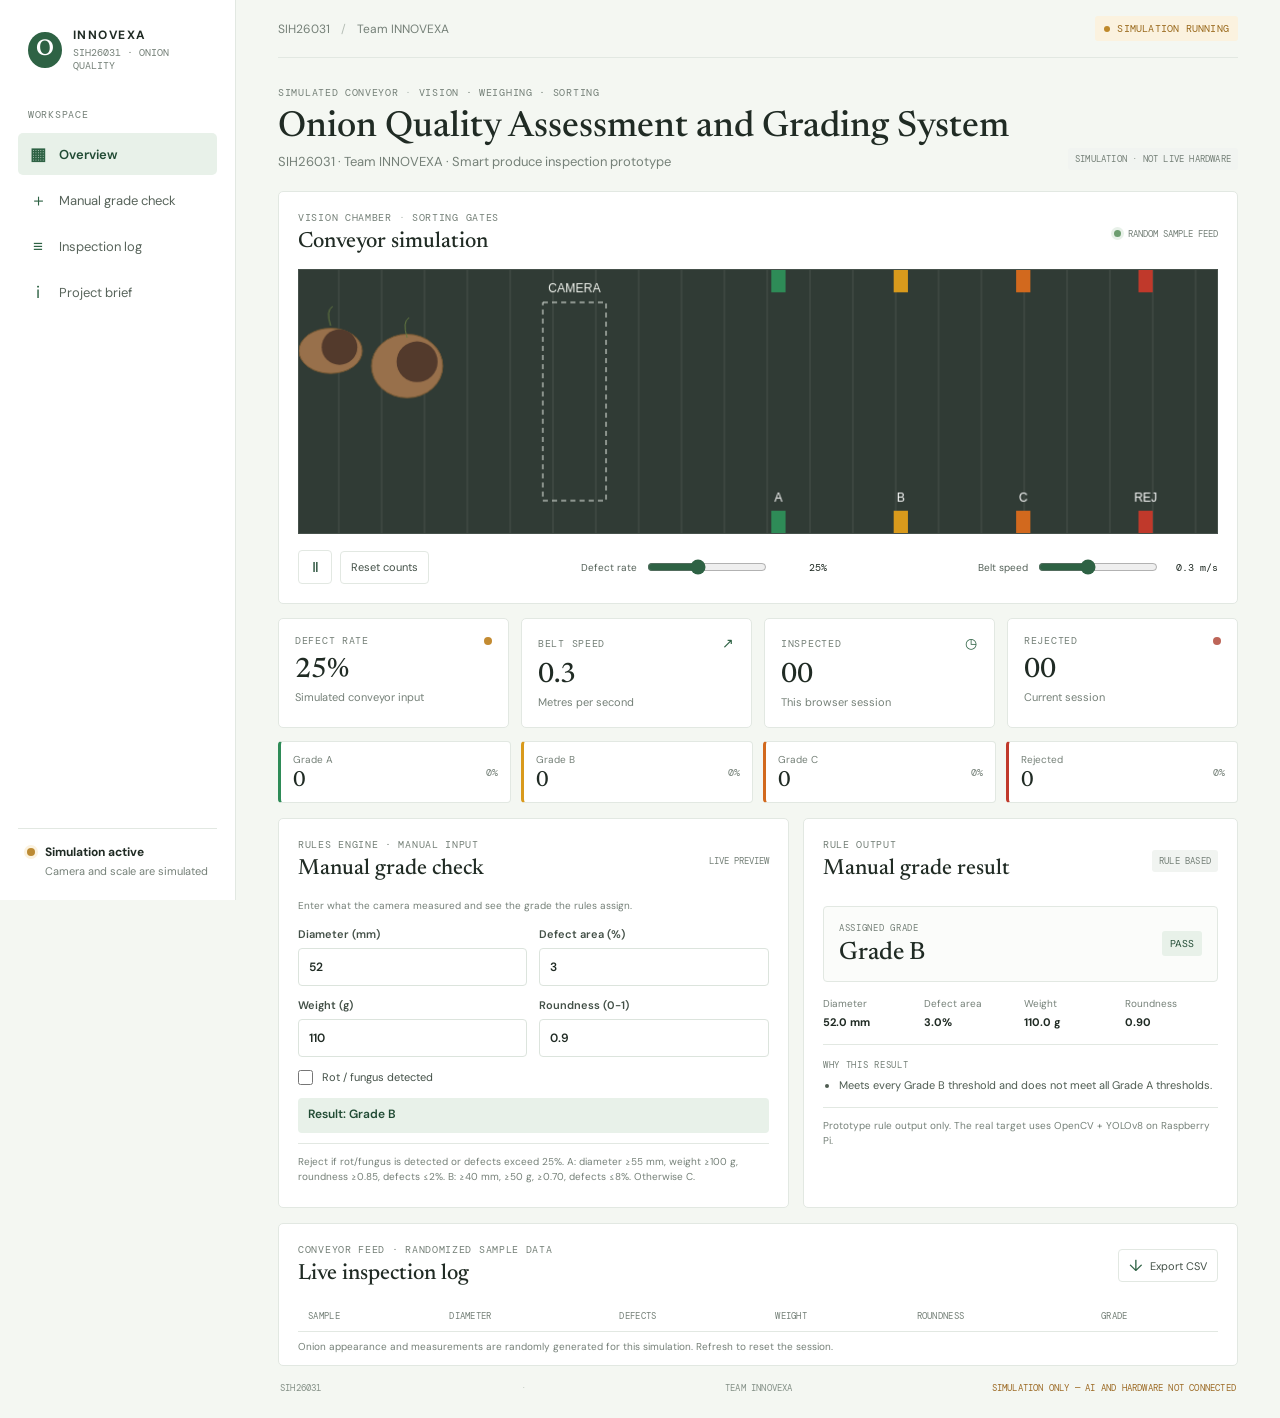
<file: dashboard/index.html>
<!doctype html>
<html lang="en">
<head>
  <meta charset="utf-8">
  <meta name="viewport" content="width=device-width, initial-scale=1">
  <meta name="theme-color" content="#f4f7f2">
  <title>Onion Quality Assessment and Grading System | INNOVEXA</title>
  <link rel="stylesheet" href="css/style.css">
  <script src="js/dashboard.js" defer></script>
</head>
<body>
  <div class="app-shell">
    <aside class="sidebar" aria-label="Main navigation">
      <a class="brand" href="#overview" aria-label="Onion Quality home">
        <span class="brand-mark" aria-hidden="true">O</span>
        <span><strong>INNOVEXA</strong><small>SIH26031 · ONION QUALITY</small></span>
      </a>
      <p class="nav-label">WORKSPACE</p>
      <nav>
        <a class="nav-link active" href="#overview"><span class="nav-icon">▦</span>Overview</a>
        <a class="nav-link" href="#manual-check"><span class="nav-icon">＋</span>Manual grade check</a>
        <a class="nav-link" href="#recent-results"><span class="nav-icon">≡</span>Inspection log</a>
        <a class="nav-link" href="project.html"><span class="nav-icon">i</span>Project brief</a>
      </nav>
      <div class="sidebar-bottom">
        <span class="status-dot"></span>
        <div><strong>Simulation active</strong><small>Camera and scale are simulated</small></div>
      </div>
    </aside>

    <main id="overview" class="main-content">
      <header class="topbar">
        <div class="breadcrumb">SIH26031 <span>/</span> Team INNOVEXA</div>
        <span class="demo-badge"><span></span> SIMULATION RUNNING</span>
      </header>

      <section class="page-heading">
        <div>
          <p class="eyebrow">SIMULATED CONVEYOR <span>·</span> VISION · WEIGHING · SORTING</p>
          <h1>Onion Quality Assessment and Grading System</h1>
          <p class="intro">SIH26031 · Team INNOVEXA · Smart produce inspection prototype</p>
        </div>
        <span class="demo-tag">SIMULATION · NOT LIVE HARDWARE</span>
      </section>

      <section class="panel conveyor-panel" aria-label="Simulated conveyor">
        <div class="conveyor-heading"><div><p class="eyebrow">VISION CHAMBER <span>·</span> SORTING GATES</p><h2>Conveyor simulation</h2></div><span class="live-indicator"><i></i> RANDOM SAMPLE FEED</span></div>
        <canvas id="conveyor" width="900" height="260" aria-label="Onions moving through simulated camera inspection and grading gates"></canvas>
        <div class="conveyor-controls">
          <div class="control-actions"><button class="icon-button" id="toggle-simulation" type="button" title="Pause simulation" aria-label="Pause simulation">Ⅱ</button><button class="export-button" id="reset-counts" type="button">Reset counts</button></div>
          <label class="range-control" for="defect-rate"><span>Defect rate</span><input id="defect-rate" type="range" min="0" max="60" value="25"><output id="defect-rate-value">25%</output></label>
          <label class="range-control" for="belt-speed"><span>Belt speed</span><input id="belt-speed" type="range" min="1" max="6" value="3"><output id="belt-speed-value">0.3 m/s</output></label>
        </div>
      </section>

      <section class="metric-grid" aria-label="Simulation summary">
        <article class="metric"><div class="metric-label">DEFECT RATE <span class="grade-dot grade-review"></span></div><strong id="defect-rate-display">25%</strong><small>Simulated conveyor input</small></article>
        <article class="metric"><div class="metric-label">BELT SPEED <span class="metric-symbol">↗</span></div><strong id="belt-speed-display">0.3</strong><small>Metres per second</small></article>
        <article class="metric"><div class="metric-label">INSPECTED <span class="metric-symbol">◷</span></div><strong id="total-count">00</strong><small>This browser session</small></article>
        <article class="metric"><div class="metric-label">REJECTED <span class="grade-dot grade-reject"></span></div><strong id="reject-count">00</strong><small>Current session</small></article>
      </section>

      <section class="grade-bins" aria-label="Grade distribution">
        <article class="grade-bin grade-a"><small>Grade A</small><strong id="count-a">0</strong><span id="percent-a">0%</span></article>
        <article class="grade-bin grade-b"><small>Grade B</small><strong id="count-b">0</strong><span id="percent-b">0%</span></article>
        <article class="grade-bin grade-c"><small>Grade C</small><strong id="count-c">0</strong><span id="percent-c">0%</span></article>
        <article class="grade-bin grade-reject"><small>Rejected</small><strong id="count-reject">0</strong><span id="percent-reject">0%</span></article>
      </section>

      <section class="work-grid">
        <section class="panel assessment-panel" id="manual-check">
          <div class="panel-heading">
            <div><p class="eyebrow">RULES ENGINE · MANUAL INPUT</p><h2>Manual grade check</h2></div>
            <span class="step-mark">LIVE PREVIEW</span>
          </div>
          <p class="measurement-note">Enter what the camera measured and see the grade the rules assign.</p>
          <form id="assessment-form">
            <div class="form-row">
              <label class="field-label" for="diameter">Diameter (mm)
                <input id="diameter" type="number" min="0" max="300" step="0.1" value="52" required>
              </label>
              <label class="field-label" for="defect-area">Defect area (%)
                <input id="defect-area" type="number" min="0" max="100" step="0.1" value="3" required>
              </label>
            </div>
            <div class="form-row form-row-spaced">
              <label class="field-label" for="weight">Weight (g)
                <input id="weight" type="number" min="0" max="5000" step="0.1" value="110" required>
              </label>
              <label class="field-label" for="roundness">Roundness (0-1)
                <input id="roundness" type="number" min="0" max="1" step="0.01" value="0.9" required>
              </label>
            </div>
            <label class="check-row" for="rot-fungus"><input id="rot-fungus" type="checkbox"><span>Rot / fungus detected</span></label>
            <div class="manual-result" id="manual-result" aria-live="polite"></div>
            <div class="rule-note">Reject if rot/fungus is detected or defects exceed 25%. A: diameter ≥55 mm, weight ≥100 g, roundness ≥0.85, defects ≤2%. B: ≥40 mm, ≥50 g, ≥0.70, defects ≤8%. Otherwise C.</div>
          </form>
        </section>

        <section class="panel result-panel" aria-live="polite" aria-labelledby="result-title">
          <div class="panel-heading">
            <div><p class="eyebrow">RULE OUTPUT</p><h2 id="result-title">Manual grade result</h2></div>
            <span class="demo-tag">RULE BASED</span>
          </div>
          <div id="empty-result" class="empty-result">
            <div class="empty-ring" aria-hidden="true"><span>O</span></div>
            <strong>Enter values to check a grade</strong>
            <p>The result updates from the entered measurements and displays the matching rule.</p>
          </div>
          <div id="result-content" class="result-content" hidden>
            <div class="grade-summary"><div><span class="result-label">ASSIGNED GRADE</span><strong id="result-grade">Grade B</strong></div><span id="result-condition" class="condition-pill">PASS</span></div>
            <div class="result-data">
              <div><span>Diameter</span><strong id="result-diameter">Unknown</strong></div>
              <div><span>Defect area</span><strong id="result-defect">Unknown</strong></div>
              <div><span>Weight</span><strong id="result-weight">Unknown</strong></div>
              <div><span>Roundness</span><strong id="result-roundness">Unknown</strong></div>
            </div>
            <div class="reason-block"><span class="result-label">WHY THIS RESULT</span><ul id="result-reasons"></ul></div>
            <p class="provisional-note">Prototype rule output only. The real target uses OpenCV + YOLOv8 on Raspberry Pi.</p>
          </div>
        </section>
      </section>

      <section class="panel history-panel" id="recent-results">
        <div class="history-heading">
          <div><p class="eyebrow">CONVEYOR FEED · RANDOMIZED SAMPLE DATA</p><h2>Live inspection log</h2></div>
          <button class="export-button" id="export-csv" type="button" title="Export session results as CSV"><span aria-hidden="true">↓</span> Export CSV</button>
        </div>
        <div class="table-wrap">
          <table>
            <thead><tr><th>SAMPLE</th><th>DIAMETER</th><th>DEFECTS</th><th>WEIGHT</th><th>ROUNDNESS</th><th>GRADE</th></tr></thead>
            <tbody id="results-table"></tbody>
          </table>
        </div>
        <p class="session-note">Onion appearance and measurements are randomly generated for this simulation. Refresh to reset the session.</p>
      </section>
      <footer>SIH26031 <span>·</span> TEAM INNOVEXA <span class="footer-right">SIMULATION ONLY — AI AND HARDWARE NOT CONNECTED</span></footer>
    </main>
  </div>
</body>
</html>
</file>
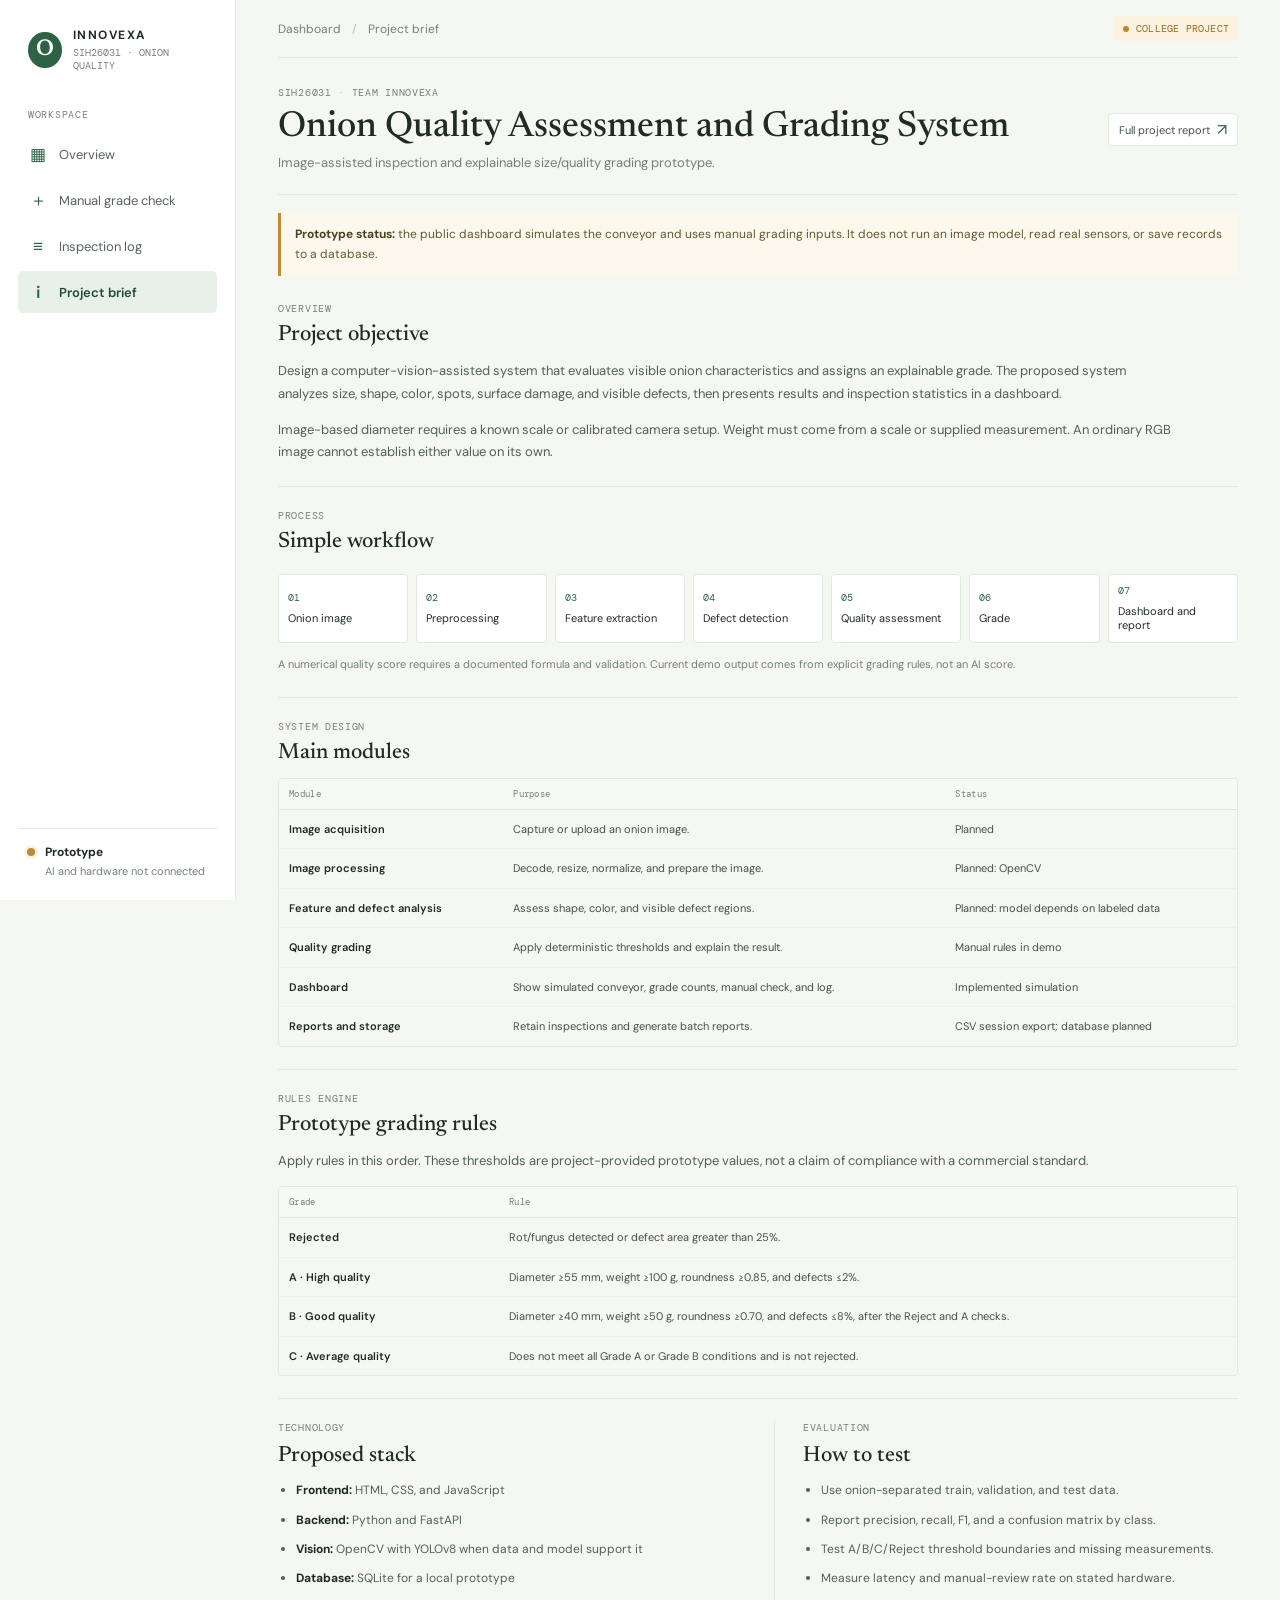
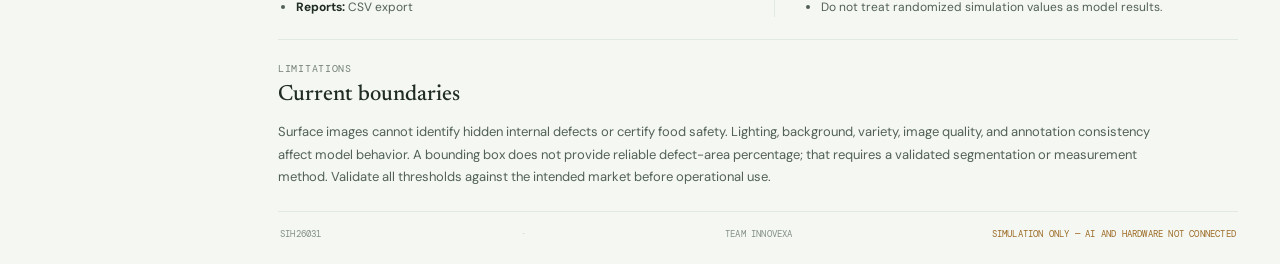
<file: dashboard/project.html>
<!doctype html>
<html lang="en">
<head>
  <meta charset="utf-8">
  <meta name="viewport" content="width=device-width, initial-scale=1">
  <meta name="theme-color" content="#f4f7f2">
  <meta name="description" content="College project brief for the Onion Quality Assessment and Grading System by Team INNOVEXA.">
  <title>Project Brief | Onion Quality | INNOVEXA</title>
  <link rel="stylesheet" href="css/style.css">
</head>
<body>
  <div class="app-shell">
    <aside class="sidebar" aria-label="Main navigation">
      <a class="brand" href="index.html#overview" aria-label="Onion Quality home">
        <span class="brand-mark" aria-hidden="true">O</span>
        <span><strong>INNOVEXA</strong><small>SIH26031 · ONION QUALITY</small></span>
      </a>
      <p class="nav-label">WORKSPACE</p>
      <nav>
        <a class="nav-link" href="index.html#overview"><span class="nav-icon">▦</span>Overview</a>
        <a class="nav-link" href="index.html#manual-check"><span class="nav-icon">＋</span>Manual grade check</a>
        <a class="nav-link" href="index.html#recent-results"><span class="nav-icon">≡</span>Inspection log</a>
        <a class="nav-link active" href="project.html" aria-current="page"><span class="nav-icon">i</span>Project brief</a>
      </nav>
      <div class="sidebar-bottom">
        <span class="status-dot"></span>
        <div><strong>Prototype</strong><small>AI and hardware not connected</small></div>
      </div>
    </aside>

    <main class="main-content project-page">
      <header class="topbar">
        <div class="breadcrumb"><a href="index.html">Dashboard</a> <span>/</span> Project brief</div>
        <span class="demo-badge"><span></span> COLLEGE PROJECT</span>
      </header>

      <section class="page-heading project-heading">
        <div>
          <p class="eyebrow">SIH26031 <span>·</span> TEAM INNOVEXA</p>
          <h1>Onion Quality Assessment and Grading System</h1>
          <p class="intro">Image-assisted inspection and explainable size/quality grading prototype.</p>
        </div>
        <a class="export-button" href="https://github.com/pjayswal177/onion-quality-assessment-grading-system/blob/main/PROJECT_DOCUMENTATION.md">Full project report <span aria-hidden="true">↗</span></a>
      </section>

      <div class="project-notice"><strong>Prototype status:</strong> the public dashboard simulates the conveyor and uses manual grading inputs. It does not run an image model, read real sensors, or save records to a database.</div>

      <section class="project-section">
        <p class="eyebrow">OVERVIEW</p>
        <h2>Project objective</h2>
        <p>Design a computer-vision-assisted system that evaluates visible onion characteristics and assigns an explainable grade. The proposed system analyzes size, shape, color, spots, surface damage, and visible defects, then presents results and inspection statistics in a dashboard.</p>
        <p>Image-based diameter requires a known scale or calibrated camera setup. Weight must come from a scale or supplied measurement. An ordinary RGB image cannot establish either value on its own.</p>
      </section>

      <section class="project-section">
        <p class="eyebrow">PROCESS</p>
        <h2>Simple workflow</h2>
        <ol class="workflow-list">
          <li>Onion image</li>
          <li>Preprocessing</li>
          <li>Feature extraction</li>
          <li>Defect detection</li>
          <li>Quality assessment</li>
          <li>Grade</li>
          <li>Dashboard and report</li>
        </ol>
        <p class="section-note">A numerical quality score requires a documented formula and validation. Current demo output comes from explicit grading rules, not an AI score.</p>
      </section>

      <section class="project-section">
        <p class="eyebrow">SYSTEM DESIGN</p>
        <h2>Main modules</h2>
        <div class="project-table-wrap">
          <table class="project-table">
            <thead><tr><th>Module</th><th>Purpose</th><th>Status</th></tr></thead>
            <tbody>
              <tr><td>Image acquisition</td><td>Capture or upload an onion image.</td><td>Planned</td></tr>
              <tr><td>Image processing</td><td>Decode, resize, normalize, and prepare the image.</td><td>Planned: OpenCV</td></tr>
              <tr><td>Feature and defect analysis</td><td>Assess shape, color, and visible defect regions.</td><td>Planned: model depends on labeled data</td></tr>
              <tr><td>Quality grading</td><td>Apply deterministic thresholds and explain the result.</td><td>Manual rules in demo</td></tr>
              <tr><td>Dashboard</td><td>Show simulated conveyor, grade counts, manual check, and log.</td><td>Implemented simulation</td></tr>
              <tr><td>Reports and storage</td><td>Retain inspections and generate batch reports.</td><td>CSV session export; database planned</td></tr>
            </tbody>
          </table>
        </div>
      </section>

      <section class="project-section">
        <p class="eyebrow">RULES ENGINE</p>
        <h2>Prototype grading rules</h2>
        <p>Apply rules in this order. These thresholds are project-provided prototype values, not a claim of compliance with a commercial standard.</p>
        <div class="project-table-wrap">
          <table class="project-table">
            <thead><tr><th>Grade</th><th>Rule</th></tr></thead>
            <tbody>
              <tr><td>Rejected</td><td>Rot/fungus detected or defect area greater than 25%.</td></tr>
              <tr><td>A · High quality</td><td>Diameter ≥55 mm, weight ≥100 g, roundness ≥0.85, and defects ≤2%.</td></tr>
              <tr><td>B · Good quality</td><td>Diameter ≥40 mm, weight ≥50 g, roundness ≥0.70, and defects ≤8%, after the Reject and A checks.</td></tr>
              <tr><td>C · Average quality</td><td>Does not meet all Grade A or Grade B conditions and is not rejected.</td></tr>
            </tbody>
          </table>
        </div>
      </section>

      <section class="project-section project-two-col">
        <div>
          <p class="eyebrow">TECHNOLOGY</p>
          <h2>Proposed stack</h2>
          <ul class="project-list">
            <li><strong>Frontend:</strong> HTML, CSS, and JavaScript</li>
            <li><strong>Backend:</strong> Python and FastAPI</li>
            <li><strong>Vision:</strong> OpenCV with YOLOv8 when data and model support it</li>
            <li><strong>Database:</strong> SQLite for a local prototype</li>
            <li><strong>Reports:</strong> CSV export</li>
          </ul>
        </div>
        <div>
          <p class="eyebrow">EVALUATION</p>
          <h2>How to test</h2>
          <ul class="project-list">
            <li>Use onion-separated train, validation, and test data.</li>
            <li>Report precision, recall, F1, and a confusion matrix by class.</li>
            <li>Test A/B/C/Reject threshold boundaries and missing measurements.</li>
            <li>Measure latency and manual-review rate on stated hardware.</li>
            <li>Do not treat randomized simulation values as model results.</li>
          </ul>
        </div>
      </section>

      <section class="project-section">
        <p class="eyebrow">LIMITATIONS</p>
        <h2>Current boundaries</h2>
        <p>Surface images cannot identify hidden internal defects or certify food safety. Lighting, background, variety, image quality, and annotation consistency affect model behavior. A bounding box does not provide reliable defect-area percentage; that requires a validated segmentation or measurement method. Validate all thresholds against the intended market before operational use.</p>
      </section>

      <footer>SIH26031 <span>·</span> TEAM INNOVEXA <span class="footer-right">SIMULATION ONLY — AI AND HARDWARE NOT CONNECTED</span></footer>
    </main>
  </div>
</body>
</html>
</file>
<file: dashboard/css/style.css>
@import url('https://fonts.googleapis.com/css2?family=DM+Mono:wght@400;500&family=DM+Sans:wght@400;500;600;700&family=Newsreader:opsz,wght@6..72,500;6..72,600&display=swap');

:root {
  color-scheme: light;
  --ink: #202b24;
  --muted: #758078;
  --line: #e2e8e2;
  --paper: #f4f7f2;
  --panel: #ffffff;
  --green: #2e6244;
  --green-dark: #214b34;
  --green-pale: #e8f1e9;
  --red: #a34336;
  --red-pale: #f9eae7;
  --amber: #9a6a1d;
  --amber-pale: #fbf2df;
  --mono: 'DM Mono', 'Consolas', monospace;
  --sans: 'DM Sans', 'Segoe UI', sans-serif;
  --serif: 'Newsreader', Georgia, serif;
}

* { box-sizing: border-box; }
[hidden] { display: none !important; }
html { scroll-behavior: smooth; }
body { margin: 0; background: var(--paper); color: var(--ink); font-family: var(--sans); font-size: 14px; }
button, input, select { font: inherit; }
a { color: inherit; text-decoration: none; }
.app-shell { min-height: 100vh; }
.sidebar { position: fixed; inset: 0 auto 0 0; width: 236px; display: flex; flex-direction: column; padding: 27px 18px 18px; background: #fff; border-right: 1px solid var(--line); z-index: 2; }
.brand { display: flex; gap: 11px; align-items: center; padding: 0 10px 36px; }
.brand-mark { display: grid; width: 36px; height: 36px; place-items: center; border-radius: 50%; color: #fff; background: var(--green); font: 600 23px var(--serif); }
.brand strong, .brand small { display: block; }
.brand strong { font-size: 12px; letter-spacing: 1.5px; }
.brand small { margin-top: 3px; color: var(--muted); font: 10px var(--mono); }
.nav-label, .eyebrow, .metric-label, .result-label { color: var(--muted); font: 10px var(--mono); letter-spacing: .7px; }
.nav-label { margin: 0 10px 12px; }
.sidebar nav { display: grid; gap: 4px; }
.nav-link { display: flex; align-items: center; gap: 12px; min-height: 42px; padding: 0 11px; border-radius: 5px; color: #58645b; font-size: 13px; }
.nav-link:hover, .nav-link.active { color: var(--green-dark); background: var(--green-pale); }
.nav-link.active { font-weight: 600; }
.nav-icon { width: 18px; color: var(--green); text-align: center; font-size: 17px; }
.sidebar-bottom { display: flex; align-items: flex-start; gap: 10px; margin-top: auto; padding: 15px 9px 4px; border-top: 1px solid var(--line); }
.status-dot { width: 8px; height: 8px; flex: 0 0 auto; margin-top: 4px; border-radius: 50%; background: #bc8a33; box-shadow: 0 0 0 3px var(--amber-pale); }
.sidebar-bottom strong, .sidebar-bottom small { display: block; }
.sidebar-bottom strong { font-size: 12px; }
.sidebar-bottom small { margin-top: 4px; color: var(--muted); font-size: 11px; }
.main-content { max-width: 1540px; margin-left: 236px; padding: 0 42px 24px; }
.topbar { height: 58px; display: flex; align-items: center; justify-content: space-between; border-bottom: 1px solid var(--line); }
.breadcrumb { color: var(--muted); font-size: 12px; }
.breadcrumb span { margin: 0 8px; color: #b5beb6; }
.demo-badge, .demo-tag { display: inline-flex; align-items: center; gap: 7px; padding: 6px 9px; color: var(--amber); background: var(--amber-pale); border-radius: 3px; font: 10px var(--mono); letter-spacing: .2px; }
.demo-badge span { width: 6px; height: 6px; border-radius: 50%; background: #bf892a; }
.page-heading { display: flex; justify-content: space-between; align-items: end; gap: 20px; padding: 28px 0 21px; }
.eyebrow { margin: 0 0 9px; }
.eyebrow span { color: #b2bbb3; }
h1, h2, p { margin-top: 0; }
h1 { margin-bottom: 5px; font: 500 36px/1.12 var(--serif); letter-spacing: 0; }
.intro { margin: 0; color: var(--muted); font-size: 13px; }
.primary-link, .submit-button { display: inline-flex; justify-content: center; align-items: center; gap: 9px; min-height: 40px; padding: 0 15px; border: 0; border-radius: 4px; color: #fff; background: var(--green); font-weight: 600; font-size: 12px; cursor: pointer; transition: background .16s ease, transform .16s ease; }
.primary-link:hover, .submit-button:hover { background: var(--green-dark); transform: translateY(-1px); }
.primary-link span { font-size: 19px; font-weight: 400; }
.metric-grid { display: grid; grid-template-columns: repeat(4, minmax(0, 1fr)); gap: 12px; }
.metric, .panel { background: var(--panel); border: 1px solid var(--line); border-radius: 5px; }
.metric { min-height: 110px; padding: 15px 16px 13px; }
.metric-label { display: flex; align-items: center; justify-content: space-between; gap: 6px; }
.metric-symbol { color: var(--green); font-size: 14px; }
.metric > strong { display: block; margin: 9px 0 3px; font: 500 28px/1 var(--serif); }
.metric > small { color: var(--muted); font-size: 11px; }
.grade-dot { width: 8px; height: 8px; border-radius: 50%; background: #6b9b73; }
.grade-review { background: #c38b32; }
.grade-reject { background: #bd6558; }
.work-grid { display: grid; grid-template-columns: minmax(0, 1.08fr) minmax(310px, .92fr); gap: 14px; margin-top: 15px; }
.panel { padding: 19px; }
.panel-heading, .history-heading { display: flex; justify-content: space-between; align-items: center; gap: 12px; }
.panel-heading { margin-bottom: 15px; }
.panel-heading .eyebrow, .history-heading .eyebrow { margin-bottom: 5px; }
h2 { margin: 0; font: 500 22px/1.2 var(--serif); }
.step-mark { color: var(--muted); font: 9px var(--mono); }
.notice { margin-bottom: 15px; padding: 10px 11px; border-left: 2px solid #c38b32; color: #6f603e; background: #fcf8ee; font-size: 11px; line-height: 1.5; }
.notice strong { color: #5c481f; }
.field-label { display: grid; gap: 7px; color: #435047; font-size: 11px; font-weight: 600; }
.field-label > span { display: inline; margin-left: 5px; color: var(--muted); font-weight: 400; }
.upload-zone { min-height: 68px; display: flex; align-items: center; gap: 12px; margin: 8px 0 14px; padding: 10px 12px; border: 1px dashed #c6d2c8; border-radius: 4px; background: #fafcf9; cursor: pointer; }
.upload-zone:hover { border-color: var(--green); background: #f5faf5; }
.upload-zone input { position: absolute; width: 1px; height: 1px; overflow: hidden; clip: rect(0, 0, 0, 0); }
.upload-icon { display: grid; width: 34px; height: 34px; place-items: center; border: 1px solid #dae5db; border-radius: 4px; color: var(--green); font-size: 20px; }
.upload-copy strong, .upload-copy small { display: block; }
.upload-copy strong { font-size: 11px; }
.upload-copy small { margin-top: 4px; color: var(--muted); font-size: 10px; }
#image-preview { display: none; width: 43px; height: 43px; margin-left: auto; object-fit: cover; border-radius: 4px; }
.form-row { display: grid; grid-template-columns: 1fr 1fr; gap: 12px; }
select, .field-label input { width: 100%; height: 38px; padding: 0 10px; border: 1px solid #dce4dd; border-radius: 4px; outline: none; color: var(--ink); background: #fff; font-size: 12px; }
select:focus, .field-label input:focus { border-color: var(--green); box-shadow: 0 0 0 2px #e7f0e8; }
.weight-field { margin-top: 12px; }
.measurement-note { margin: 10px 0 14px; color: var(--muted); font-size: 10px; line-height: 1.5; }
.submit-button { width: 100%; min-height: 39px; justify-content: space-between; padding: 0 13px; }
.submit-button span { font-size: 17px; }
.result-panel { min-height: 390px; }
.demo-tag { padding: 5px 7px; color: var(--muted); background: #f1f4f1; font-size: 9px; }
.empty-result { min-height: 285px; display: flex; flex-direction: column; justify-content: center; align-items: center; padding: 18px; text-align: center; }
.empty-ring { display: grid; width: 70px; height: 70px; place-items: center; margin-bottom: 18px; border: 1px solid #dce8dd; border-radius: 50%; color: var(--green); background: #f7faf6; font: 500 39px var(--serif); }
.empty-result > strong { font: 500 19px var(--serif); }
.empty-result p { max-width: 250px; margin: 7px 0 0; color: var(--muted); font-size: 11px; line-height: 1.6; }
.result-content { padding-top: 8px; }
.grade-summary { display: flex; justify-content: space-between; align-items: center; padding: 15px; border: 1px solid var(--line); border-radius: 4px; background: #fbfcfa; }
.result-label { display: block; margin-bottom: 7px; font-size: 9px; }
.grade-summary > div > strong { display: block; font: 500 25px var(--serif); }
.condition-pill { padding: 6px 8px; color: var(--green-dark); background: var(--green-pale); border-radius: 3px; font-size: 10px; }
.condition-pill.reject { color: var(--red); background: var(--red-pale); }
.condition-pill.review { color: var(--amber); background: var(--amber-pale); }
.result-data { display: grid; grid-template-columns: repeat(4, 1fr); gap: 8px; padding: 15px 0; border-bottom: 1px solid var(--line); }
.result-data div span, .result-data div strong { display: block; }
.result-data div span { margin-bottom: 5px; color: var(--muted); font-size: 10px; }
.result-data div strong { font-size: 11px; }
.reason-block { padding-top: 14px; }
.reason-block ul { display: grid; gap: 7px; margin: 0; padding-left: 16px; color: #4e5c51; font-size: 11px; line-height: 1.45; }
.provisional-note { margin: 13px 0 0; padding-top: 10px; border-top: 1px solid var(--line); color: var(--muted); font-size: 10px; line-height: 1.5; }
.history-panel { margin-top: 15px; padding-bottom: 12px; }
.history-heading { margin-bottom: 13px; }
.export-button { display: inline-flex; align-items: center; gap: 7px; min-height: 33px; padding: 0 10px; border: 1px solid var(--line); border-radius: 4px; color: #445148; background: white; font-size: 11px; cursor: pointer; }
.export-button:hover { border-color: #b7c8b9; background: #f8fbf8; }
.export-button span { color: var(--green); font-size: 16px; }
.table-wrap { overflow-x: auto; }
table { width: 100%; border-collapse: collapse; text-align: left; white-space: nowrap; }
th { padding: 9px 10px; border-bottom: 1px solid var(--line); color: var(--muted); font: 9px var(--mono); letter-spacing: .3px; }
td { padding: 11px 10px; border-bottom: 1px solid #edf0ed; color: #455149; font-size: 11px; }
tbody tr:last-child td { border-bottom: 0; }
.table-grade { display: inline-block; min-width: 25px; padding: 4px 6px; border-radius: 3px; color: var(--green-dark); background: var(--green-pale); text-align: center; font-size: 10px; font-weight: 700; }
.table-grade.reject { color: var(--red); background: var(--red-pale); }
.table-grade.review { color: var(--amber); background: var(--amber-pale); }
.session-note { margin: 8px 0 0; color: var(--muted); font-size: 10px; }
footer { display: flex; justify-content: space-between; gap: 12px; padding: 16px 2px 0; color: #849087; font: 9px var(--mono); letter-spacing: .2px; }
footer span { color: #b6c0b7; }
.footer-right { color: #9d6c27; }
@media (min-width: 1500px) { .main-content { margin-right: auto; } }
@media (max-width: 1100px) { .sidebar { width: 205px; } .main-content { margin-left: 205px; padding-right: 24px; padding-left: 24px; } .work-grid { grid-template-columns: 1fr; } .result-panel { min-height: auto; } .empty-result { min-height: 230px; } }
@media (max-width: 700px) { .sidebar { position: static; width: auto; height: auto; padding: 12px 15px; border-right: 0; border-bottom: 1px solid var(--line); } .brand { padding: 0 3px 11px; } .nav-label, .sidebar-bottom { display: none; } .sidebar nav { display: flex; overflow-x: auto; gap: 4px; } .nav-link { min-height: 34px; flex: 0 0 auto; padding: 0 9px; font-size: 11px; } .nav-icon { width: auto; } .main-content { margin-left: 0; padding: 0 15px 19px; } .topbar { height: 46px; } .page-heading { align-items: flex-start; padding: 23px 0 17px; } h1 { font-size: 31px; } .intro { max-width: 230px; line-height: 1.45; } .primary-link { min-height: 36px; padding: 0 9px; font-size: 10px; white-space: nowrap; } .metric-grid { grid-template-columns: 1fr 1fr; gap: 8px; } .metric { min-height: 96px; padding: 12px; } .metric-label { font-size: 9px; } .metric > strong { font-size: 25px; } .work-grid { gap: 9px; margin-top: 9px; } .panel { padding: 15px; } h2 { font-size: 20px; } .form-row { grid-template-columns: 1fr; gap: 11px; } .result-data { grid-template-columns: 1fr 1fr; row-gap: 12px; } .result-panel { min-height: 350px; } .history-panel { margin-top: 9px; } footer { flex-direction: column; } .footer-right { color: #9d6c27; } }
@media (prefers-reduced-motion: reduce) { *, *::before, *::after { scroll-behavior: auto !important; transition-duration: .01ms !important; } }

.conveyor-panel { margin: 0 0 14px; }
.conveyor-heading { display: flex; justify-content: space-between; align-items: center; gap: 12px; margin-bottom: 13px; }
.conveyor-heading .eyebrow { margin-bottom: 5px; }
.conveyor-panel canvas { width: 100%; height: auto; aspect-ratio: 900 / 260; border: 1px solid #46514b; background: #303b35; }
.conveyor-controls { display: flex; justify-content: space-between; align-items: center; gap: 18px; margin-top: 12px; }
.control-actions { display: flex; align-items: center; gap: 8px; }
.icon-button { display: grid; width: 34px; height: 34px; place-items: center; border: 1px solid var(--line); border-radius: 4px; color: var(--green-dark); background: #fff; font-size: 14px; cursor: pointer; }
.icon-button:hover { border-color: var(--green); background: var(--green-pale); }
.range-control { display: grid; grid-template-columns: auto minmax(70px, 120px) 54px; align-items: center; gap: 8px; color: #536057; font-size: 10px; }
.range-control input { width: 100%; accent-color: var(--green); }
.range-control output { color: var(--ink); font: 10px var(--mono); text-align: right; }
.live-indicator { display: inline-flex; align-items: center; gap: 7px; color: var(--muted); font: 9px var(--mono); }
.live-indicator i { width: 7px; height: 7px; border-radius: 50%; background: #6d9e70; box-shadow: 0 0 0 3px #e8f1e9; }
.grade-bins { display: grid; grid-template-columns: repeat(4, minmax(0, 1fr)); gap: 10px; margin-top: 13px; }
.grade-bin { display: grid; grid-template-columns: 1fr auto; align-items: center; gap: 2px 8px; min-height: 62px; padding: 10px 12px; border: 1px solid var(--line); border-left: 3px solid; border-radius: 4px; background: var(--panel); }
.grade-bin small { color: var(--muted); font-size: 10px; }
.grade-bin strong { grid-column: 1; font: 500 22px var(--serif); }
.grade-bin span { grid-column: 2; grid-row: 1 / span 2; color: var(--muted); font: 10px var(--mono); }
.grade-bin.grade-a { border-left-color: #2e8b57; }
.grade-bin.grade-b { border-left-color: #d99a1c; }
.grade-bin.grade-c { border-left-color: #d2691e; }
.grade-bin.grade-reject { border-left-color: #c0392b; }
.manual-intro { margin: -3px 0 13px; color: var(--muted); font-size: 11px; }
.form-row-spaced { margin-top: 12px; }
.check-row { display: flex; align-items: center; gap: 9px; margin: 13px 0; color: #435047; font-size: 11px; cursor: pointer; }
.check-row input { width: 15px; height: 15px; margin: 0; accent-color: var(--green); }
.manual-result { min-height: 35px; margin: 10px 0; padding: 8px 10px; border-radius: 4px; color: var(--green-dark); background: var(--green-pale); font-size: 12px; font-weight: 600; }
.manual-result.grade-reject { color: var(--red); background: var(--red-pale); }
.manual-result.grade-c { color: #925018; background: #fbefe4; }
.rule-note { padding-top: 10px; border-top: 1px solid var(--line); color: var(--muted); font-size: 10px; line-height: 1.55; }
@media (max-width: 700px) {
  .conveyor-heading { align-items: flex-start; }
  .conveyor-controls { display: grid; grid-template-columns: 1fr 1fr; gap: 12px; }
  .control-actions { grid-column: 1 / -1; }
  .range-control { grid-template-columns: 1fr auto; gap: 5px 8px; }
  .range-control input { grid-column: 1; grid-row: 2; }
  .range-control output { grid-column: 2; grid-row: 2; }
  .grade-bins { grid-template-columns: 1fr 1fr; gap: 8px; }
  .result-data { grid-template-columns: 1fr 1fr; }
}

.project-page { max-width: 1400px; }
.project-heading { align-items: center; border-bottom: 1px solid var(--line); }
.project-heading h1 { max-width: 800px; }
.project-heading .intro { max-width: 720px; line-height: 1.55; }
.project-notice { margin: 18px 0 4px; padding: 12px 14px; border-left: 3px solid #c38b32; color: #66572f; background: #fcf8ee; font-size: 12px; line-height: 1.6; }
.project-notice strong { color: #4e401f; }
.project-section { padding: 22px 0; border-bottom: 1px solid var(--line); }
.project-section > .eyebrow { margin-bottom: 7px; }
.project-section h2 { margin-bottom: 12px; }
.project-section p:not(.eyebrow) { max-width: 900px; color: #526057; font-size: 13px; line-height: 1.75; }
.project-section p:last-child { margin-bottom: 0; }
.workflow-list { display: grid; grid-template-columns: repeat(7, minmax(0, 1fr)); gap: 8px; margin: 18px 0 12px; padding: 0; list-style: none; counter-reset: stage; }
.workflow-list li { display: flex; min-height: 66px; flex-direction: column; justify-content: center; gap: 7px; padding: 9px; border: 1px solid var(--line); border-radius: 4px; color: var(--ink); background: #fff; font-size: 11px; line-height: 1.35; }
.workflow-list li::before { counter-increment: stage; content: counter(stage, decimal-leading-zero); color: var(--green); font: 10px var(--mono); }
.section-note { color: var(--muted) !important; font-size: 11px !important; }
.project-table-wrap { overflow-x: auto; border: 1px solid var(--line); border-radius: 4px; }
.project-table { min-width: 620px; white-space: normal; }
.project-table th { background: #f7f9f6; }
.project-table td { white-space: normal; vertical-align: top; line-height: 1.5; }
.project-table td:first-child { min-width: 155px; color: var(--ink); font-weight: 600; }
.project-two-col { display: grid; grid-template-columns: 1fr 1fr; gap: 32px; }
.project-two-col > div + div { padding-left: 28px; border-left: 1px solid var(--line); }
.project-list { display: grid; gap: 10px; margin: 0; padding-left: 18px; color: #526057; font-size: 12px; line-height: 1.6; }
.project-list strong { color: var(--ink); }
@media (max-width: 800px) { .workflow-list { grid-template-columns: repeat(4, minmax(0, 1fr)); } .project-two-col { grid-template-columns: 1fr; gap: 20px; } .project-two-col > div + div { padding: 19px 0 0; border-top: 1px solid var(--line); border-left: 0; } }
@media (max-width: 500px) { .workflow-list { grid-template-columns: repeat(2, minmax(0, 1fr)); } .project-heading { align-items: flex-start; flex-direction: column; } .project-heading .export-button { align-self: flex-start; } }
</file>
